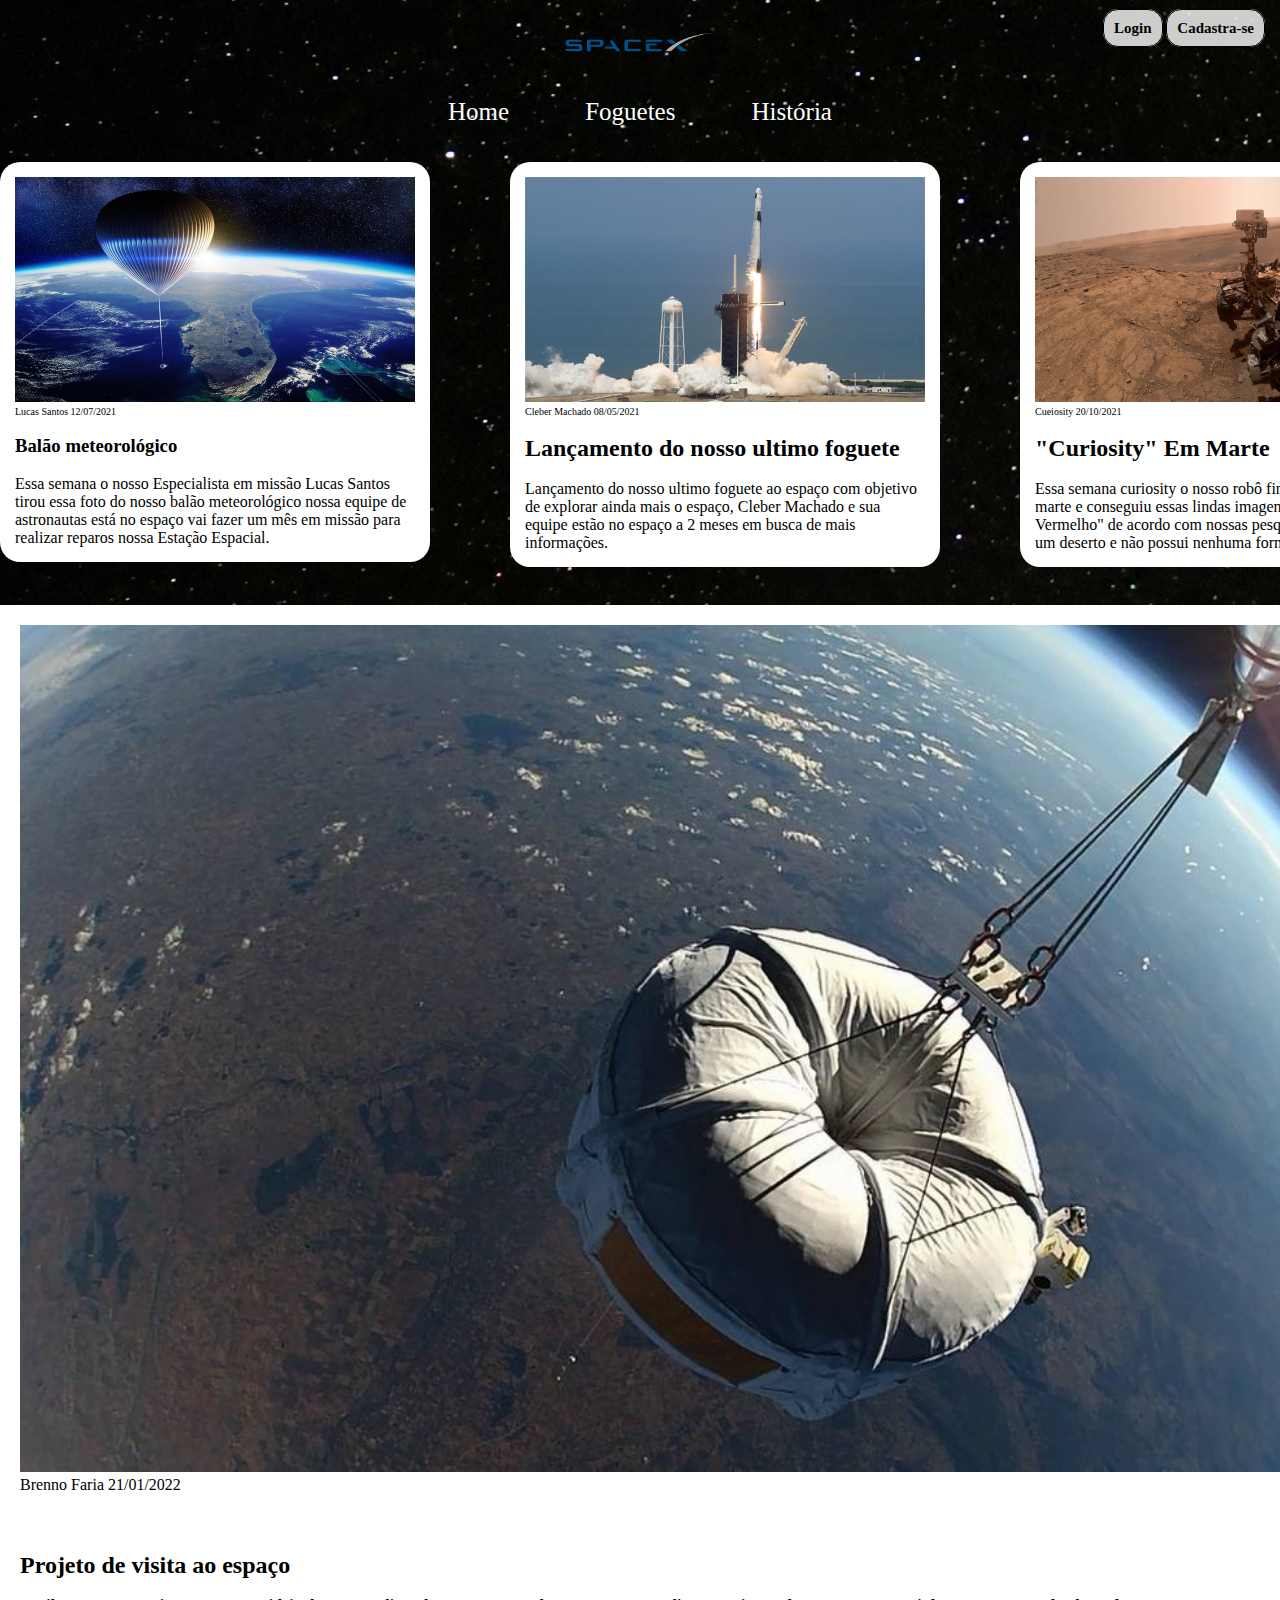
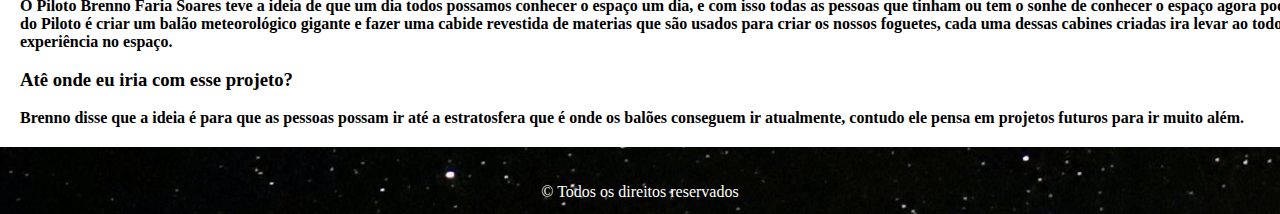
<file: index.html>
<!DOCTYPE html>
<html lang="pt-br">
<head>
    <meta charset="UTF-8">
    <meta http-equiv="X-UA-Compatible" content="IE=edge">
    <meta name="viewport" content="width=device-width, initial-scale=1.0">
    <title>Home-SpaceX</title>
    <link rel="stylesheet" href="estilo.css">
</head>
<body>
    <div id="atalho">
        <a class="atalho" href="Login.html">Login</a>
        <a class="atalho" href="cadastro.html">Cadastra-se</a>
    </div>
    <div id="logo">
        <a href="/"><img src="imagens/logo.png" alt=""></a>
    </div>
    <div id="corpo">
        <div id="nav">
            <ul>
                <li><a href="/">Home</a></li>
                <li><a href="foguetes.html">Foguetes</a></li>
                <li><a href="Histoira.html">História</a></li>
            </ul>
        </div>
        <div id="area-postagem">
            <div id="coluna1">
                <a href="">
                    <div class="noticia">
                            <img width="400px" src="imagens/balão.jpg" alt="">
                            <span>Lucas Santos 12/07/2021</span>
                        <div>
                            <br>
                            <H3>Balão meteorológico</H3><br>
                            <p>Essa semana o nosso Especialista em missão Lucas Santos tirou essa foto do nosso balão meteorológico
                                nossa equipe de astronautas está no espaço vai fazer um mês em missão para realizar reparos nossa Estação Espacial.</p>
                        </div>
                    </div>
                </a>
            </div>
            <div id="coluna2">
                <div id="primaria">
                    <a href="">
                        <div class="noticia">
                                <img width="400px" height="225" src="imagens/lançamento.jpg" alt="">
                                <span>Cleber Machado 08/05/2021</span>
                            <div>
                                <br>
                                <H2>Lançamento do nosso ultimo foguete</H2><br>
                                <p>Lançamento do nosso ultimo foguete ao espaço com objetivo de explorar ainda mais o espaço,
                                    Cleber Machado e sua equipe estão no espaço a 2 meses  em busca de  mais informações.</p>
                            </div>
                        </div>
                    </a>
                </div>
                <div id="secundaria">
                    <a href="">
                        <div class="noticia">
                                <img width="400px" src="imagens/marte.jpg" alt="">
                                <span>Cueiosity 20/10/2021</span>
                            <div>
                                <br>
                                <H2>"Curiosity" Em Marte</H2><br>
                                <p>Essa semana curiosity o nosso robô finalmente chegou em marte e conseguiu essas lindas imagens do "planeta Vermelho"
                                    de acordo com nossas pesquisas marte é identico a um deserto e não possui nenhuma forma de vida.</p>
                            </div>
                        </div>
                    </a>
                </div>
            </div>
        </div>
        <div id="parte-grande">
                <a href="">
                    <div id="area">
                        <img width="1410" src="imagens/New.jpg" alt=""><br>
                        <span>Brenno Faria 21/01/2022</span>
                    </div>
                    <br>
                    <div id="info">
                        <h2>Projeto de visita ao espaço</h2><br>
                        <p>O Piloto Brenno Faria Soares teve a ideia de que um dia todos possamos conhecer o espaço um dia, e com isso todas as pessoas que tinham ou tem o sonhe de conhecer o espaço agora podem realiza-lo,
                            a ideia do Piloto é criar um balão meteorológico gigante e fazer uma cabide revestida de materias que são usados para criar os nossos foguetes, cada uma dessas cabines criadas ira levar ao todo 5 pessoas,
                            para uma experiência no espaço.</p><br>
                            <h3>Atê onde eu iria com esse projeto?</h3><br>
                            <p>Brenno disse que a ideia é para que as pessoas possam ir até a estratosfera que é onde os balões conseguem ir atualmente, contudo ele pensa em projetos futuros para ir muito além.</p>
                    </div>
                </a>
        </div><br><br>
        <div id="rodape">
            <span>© Todos os direitos reservados</span>
        </div>
    </div>
</file>
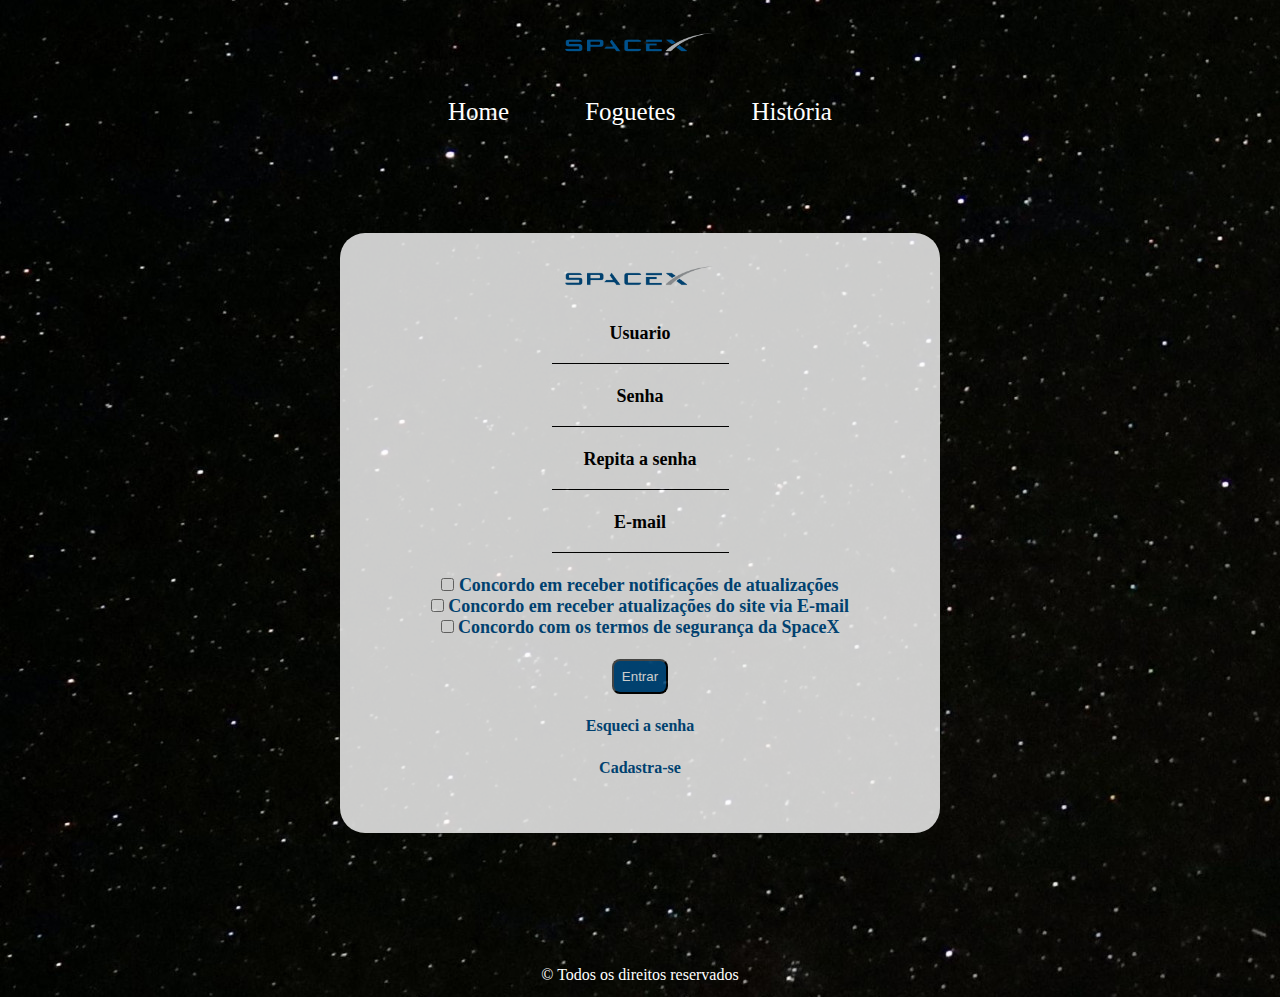
<file: cadastro.html>
<!DOCTYPE html>
<html lang="en">
<head>
  <meta charset="UTF-8">
  <meta http-equiv="X-UA-Compatible" content="IE=edge">
  <meta name="viewport" content="width=, initial-scale=1.0">
  <title>Cadastro</title>
<!DOCTYPE html>
<html lang="en">
<head>
    <meta charset="UTF-8">
    <meta http-equiv="X-UA-Compatible" content="IE=edge">
    <meta name="viewport" content="width=device-width, initial-scale=1.0">
    <title>Cadastro-SpaceX</title>
    <link rel="stylesheet" href="estilo.css">
</head>
<body>
    <div id="logo">
        <a href="/"><img width="150px" src="imagens/logo.png" alt=""></a>
    </div>
    <div id="corpo">
        <div id="nav">
            <ul>
                <li><a href="/">Home</a></li>
                <li><a href="foguetes.html">Foguetes</a></li>
                <li><a href="Histoira.html">História</a></li>
            </ul>
        </div>
        <div id="formulariocadastro">
            <img width="150px" src="imagens/logo.png" alt="">
            <form>
                <label for="name">Usuario</label><br>
                <input class="registro" type="text" id="name" autocomplete="off" required autofocus><br><br>
                <label for="senha">Senha</label><br>
                <input class="registro" type="password" id="senha" required autofocus><br><br>
                <label for="senha">Repita a senha</label><br>
                <input class="registro" type="password" id="senha" required autofocus><br><br>
                <label for="Email">E-mail</label><br>
                <input class="registro" type="email" id="email" required><br><br>
                <input id="primeira-caixa" type="checkbox"> 
                <label for="primeira-caixa"><span class="termos">Concordo em receber notificações de atualizações</span></label><br>
                <input id="segunda-caixa" type="checkbox">
                <label for="segunda-caixa"><span class="termos">Concordo em receber atualizações do site via E-mail</span></label><br>
                <input id="terceira-caixa" type="checkbox">
                <label for="terceira-caixa"><span class="termos">Concordo com os termos de segurança da SpaceX</span></label><br><br>
                <input id="button" type="button" value="Entrar"><br> <br>
            </form>
            <a href="">Esqueci a senha</a><br><br>
            <a href="cadastro.html">Cadastra-se</a>
        </div><br><br>

        <div id="rodape">
            <span>© Todos os direitos reservados</span>
        </div>

    </div>
</body>
</html>
</file>
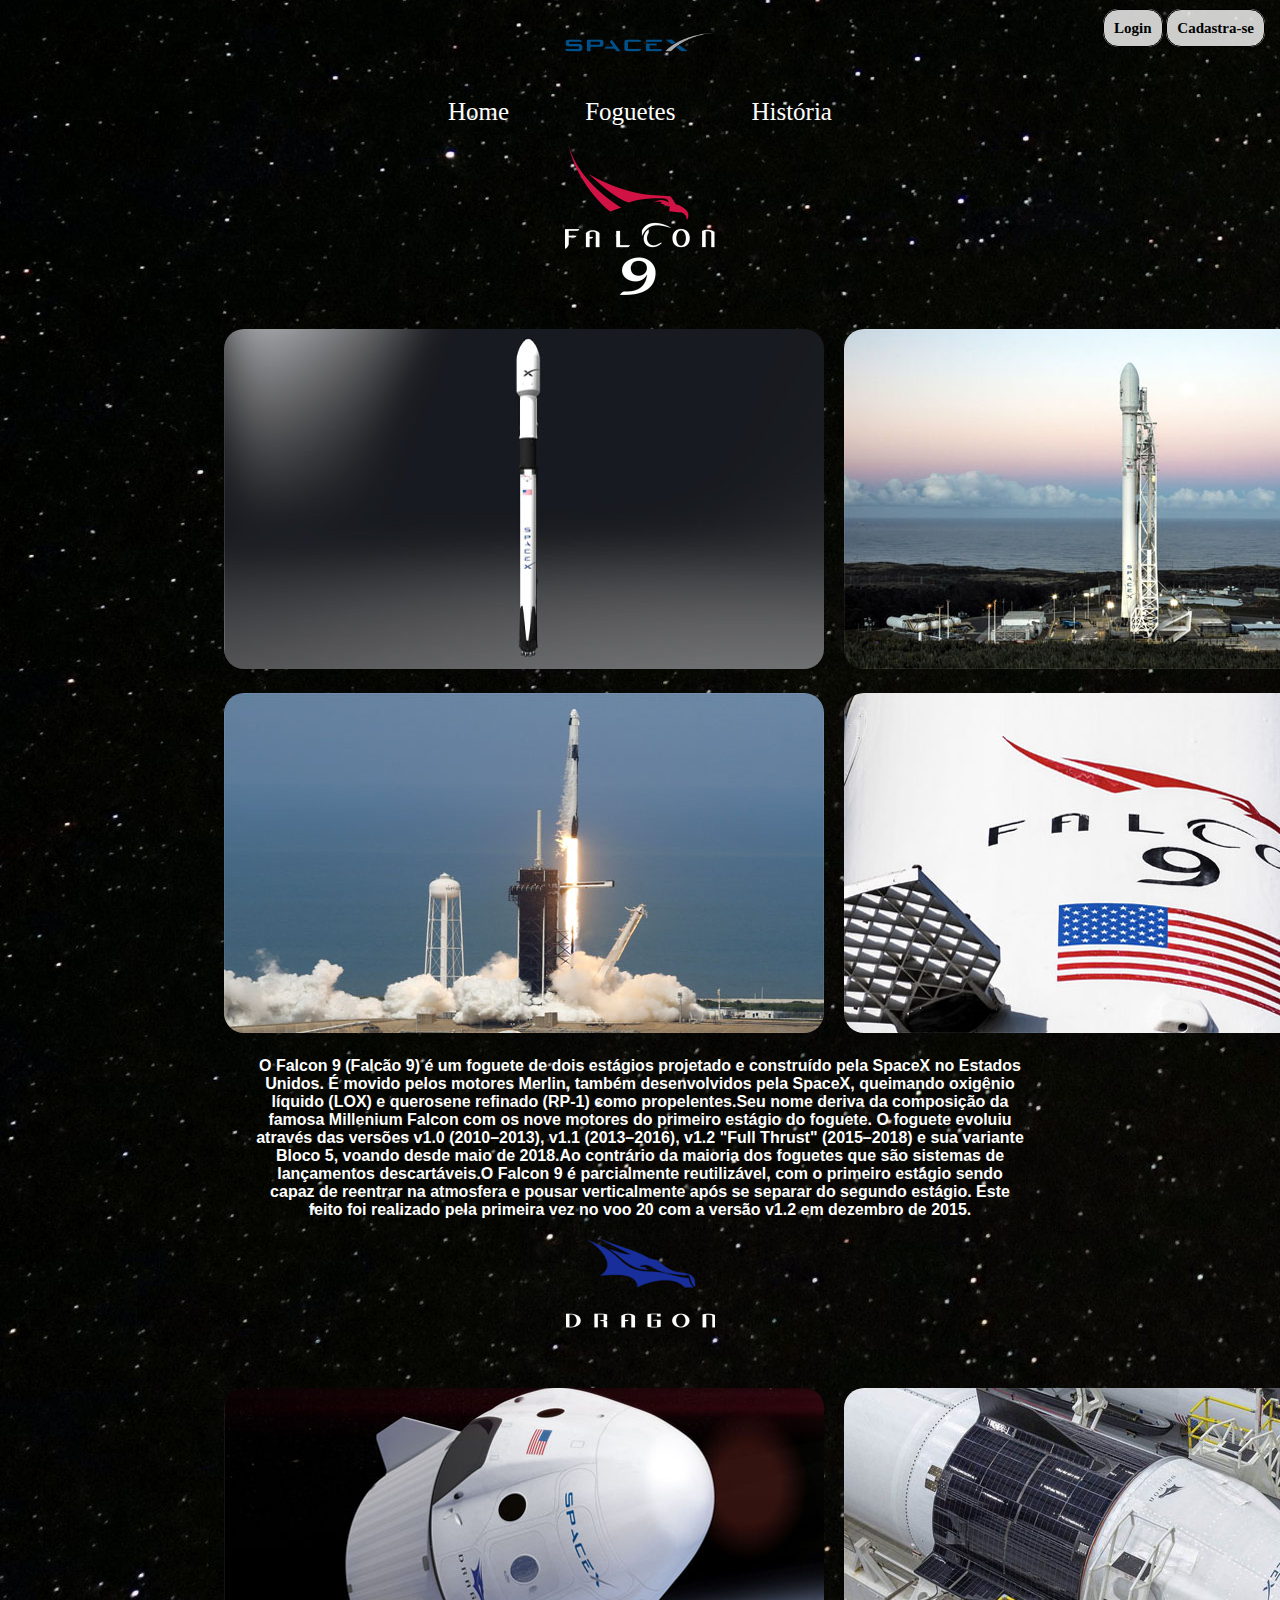
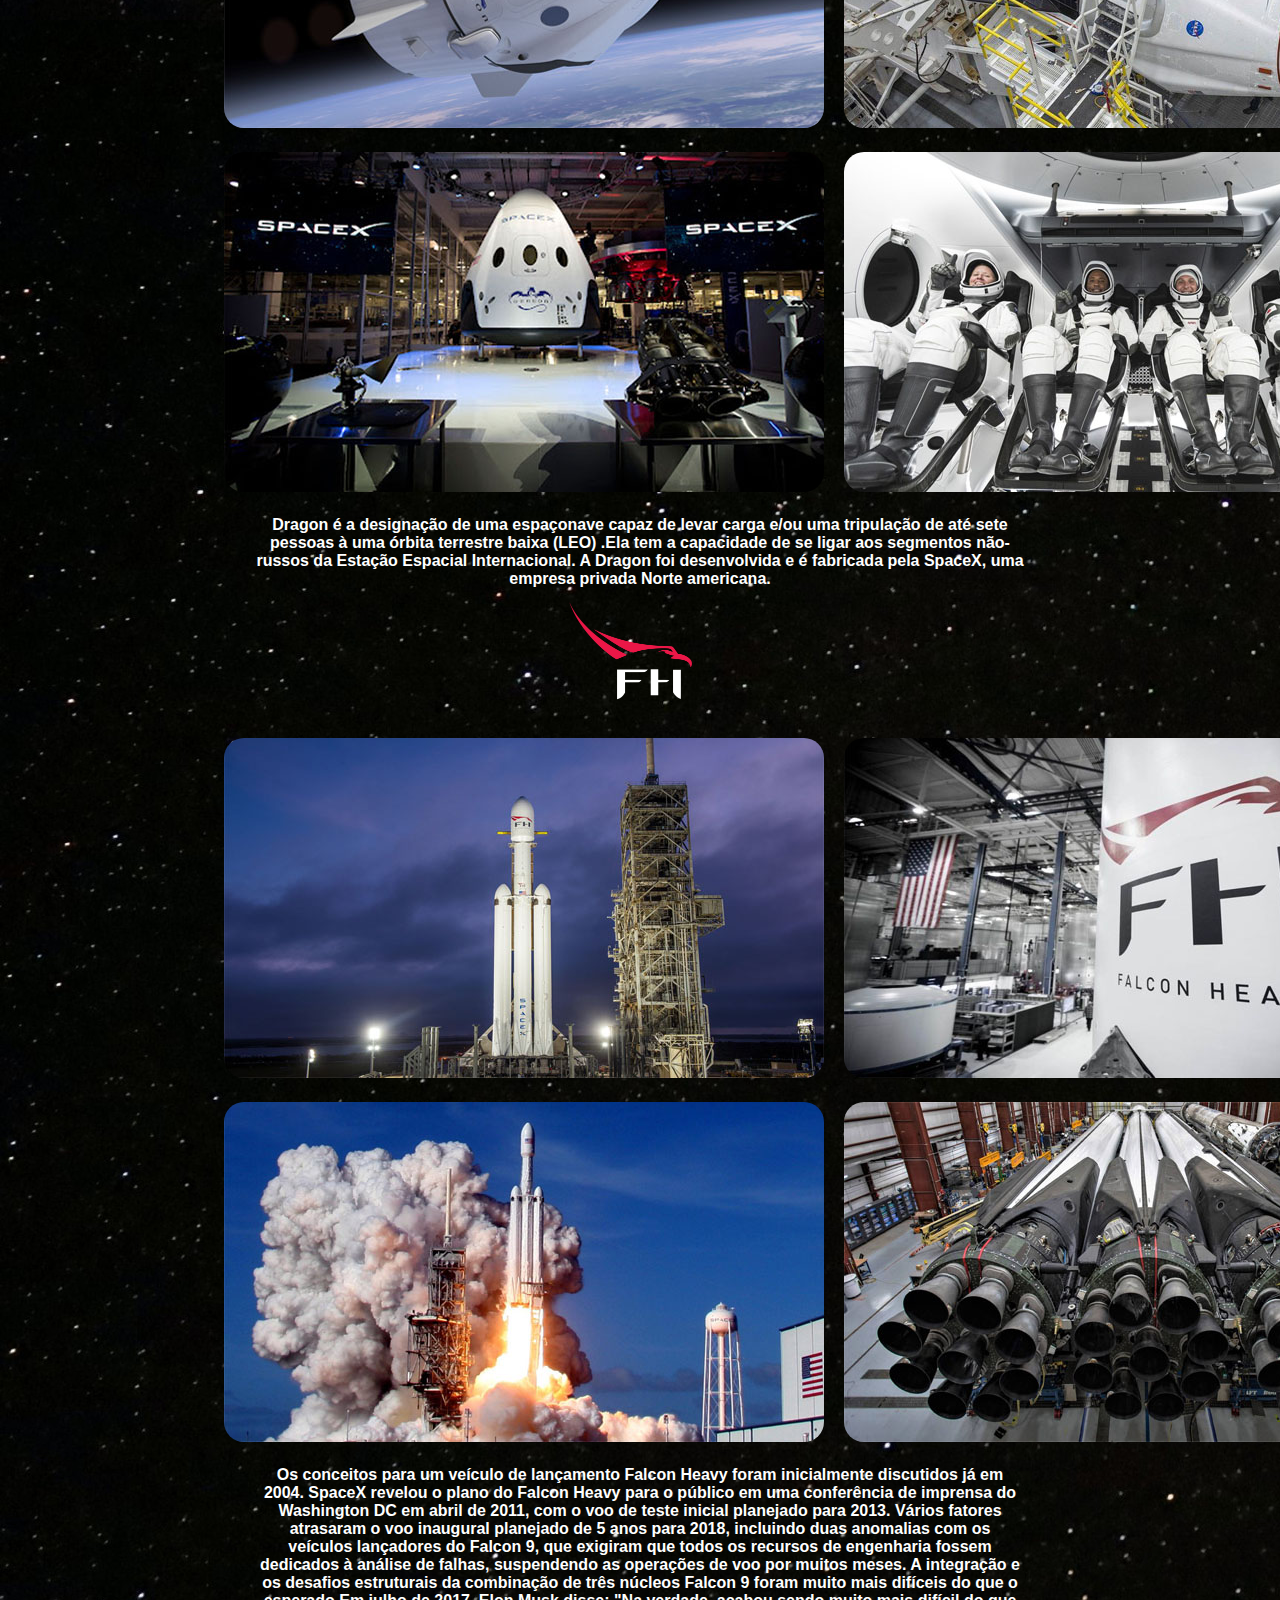
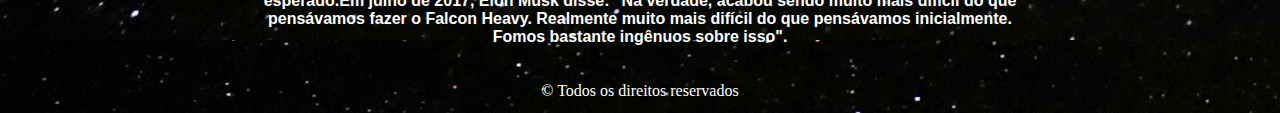
<file: foguetes.html>
<!DOCTYPE html>
<html lang="en">
<head>
    <meta charset="UTF-8">
    <meta http-equiv="X-UA-Compatible" content="IE=edge">
    <meta name="viewport" content="width=device-width, initial-scale=1.0">
    <title>Foguetes</title>
    <link rel="stylesheet" href="estilo.css">
</head>
<body>
    <div id="atalho">
        <a class="atalho" href="Login.html">Login</a>
        <a class="atalho" href="cadastro.html">Cadastra-se</a>
    </div>
    <div id="logo">
        <a href="/"><img src="imagens/logo.png" alt=""></a>
    </div>
    <div id="corpo">
        <div id="nav">
            <ul>
                    <li><a href="/">Home</a></li>
                    <li><a href="foguetes.html">Foguetes</a></li>
                    <li><a href="Histoira.html">História</a></li>
            </ul>
        </div>
        <div class="logofoguetes">
            <img src="imagens/falconF9.png" alt="">
        </div>
        <div id="caixas">

            <div class="caixa" id="caixa1">
                <img src="imagens/Falcon 9 modelo.jpg" alt="">
            </div>
            <div class="caixa" id="caixa2">
                <img src="imagens/falcon 9.jpg" alt="">
            </div>
            <div class="caixa" id="caixa3">
                <img src="imagens/lançamento.jpg" alt="">
            </div>
            <div class="caixa" id="caixa4">
                <img src="imagens/logo falcon.jpg" alt="">
            </div>
        </div>
        <div class="sobrefoguete">
            <p>O Falcon 9 (Falcão 9) é um foguete de dois estágios projetado e construído pela SpaceX no Estados Unidos. É movido pelos motores Merlin, também desenvolvidos pela SpaceX, queimando oxigênio líquido (LOX) e querosene refinado (RP-1) como propelentes.Seu nome deriva da composição da famosa Millenium Falcon com os nove motores do primeiro estágio do foguete.
             O foguete evoluiu através das versões v1.0 (2010–2013), v1.1 (2013–2016), v1.2 "Full Thrust" (2015–2018) e sua variante Bloco 5, voando desde maio de 2018.Ao contrário da maioria dos foguetes que são sistemas de lançamentos descartáveis.O Falcon 9 é parcialmente reutilizável, com o primeiro estágio sendo capaz de reentrar na atmosfera e pousar verticalmente após se separar do segundo estágio. Este feito foi realizado pela primeira vez no voo 20 com a versão v1.2 em dezembro de 2015.
            </p>
        </div>

        <div class="logofoguetes">
            <img src="imagens/Dragon.png" alt="">
        </div>
        <div id="caixas">

            <div class="caixa" id="caixa1">
                <img src="imagens/Dragonspace.jpg" alt="">
            </div>
            <div class="caixa" id="caixa2">
                <img src="imagens/FogueteDragon.jpg" alt="">
            </div>
            <div class="caixa" id="caixa3">
                <img src="imagens/MostruárioDragon.jpg" alt="">
            </div>
            <div class="caixa" id="caixa4">
                <img src="imagens/equipe.jpg" alt="">
            </div>
        </div>
        <div class="sobrefoguete">
            <p>Dragon é a designação de uma espaçonave capaz de levar carga e/ou uma tripulação de até sete pessoas à uma órbita terrestre baixa (LEO)
                .Ela tem a capacidade de se ligar aos segmentos não-russos da Estação Espacial Internacional. A Dragon foi desenvolvida e é fabricada pela SpaceX, uma empresa privada Norte americana.
            </p>
        </div>

        <div class="logofoguetes">
            <img src="imagens/logo heavy.png" alt="">
        </div>
        <div id="caixas">

            <div class="caixa" id="caixa1">
                <img src="imagens/Falcon-Heavy-Base.jpg" alt="">
            </div>
            <div class="caixa" id="caixa2">
                <img src="imagens/Falcon-Heavy-logo.jpg" alt="">
            </div>
            <div class="caixa" id="caixa3">
                <img src="imagens/lançamento-falcon-heavy.jpg" alt="">
            </div>
            <div class="caixa" id="caixa4">
                <img src="imagens/motores-flacon-heavy.jpg" alt="">
            </div>
        </div>
        <div class="sobrefoguete">
            <p>
                Os conceitos para um veículo de lançamento Falcon Heavy foram inicialmente discutidos já em 2004. SpaceX revelou o plano do Falcon Heavy para o público em uma conferência de imprensa do Washington DC em abril de 2011, com o voo de teste inicial planejado para 2013.
                Vários fatores atrasaram o voo inaugural planejado de 5 anos para 2018, incluindo duas anomalias com os veículos lançadores do Falcon 9, que exigiram que todos os recursos de engenharia fossem dedicados à análise de falhas, suspendendo as operações de voo por muitos meses. A integração e os desafios estruturais da combinação de três núcleos Falcon 9 foram muito mais difíceis do que o esperado.Em julho de 2017, 
                Elon Musk disse: "Na verdade, acabou sendo muito mais difícil do que pensávamos fazer o Falcon Heavy. Realmente muito mais difícil do que pensávamos inicialmente. Fomos bastante ingênuos sobre isso".
            </p>
        </div><br><br>

        <div id="rodape">
            <span>© Todos os direitos reservados</span>
        </div>

    </div>

        
</body>
</html>
</file>
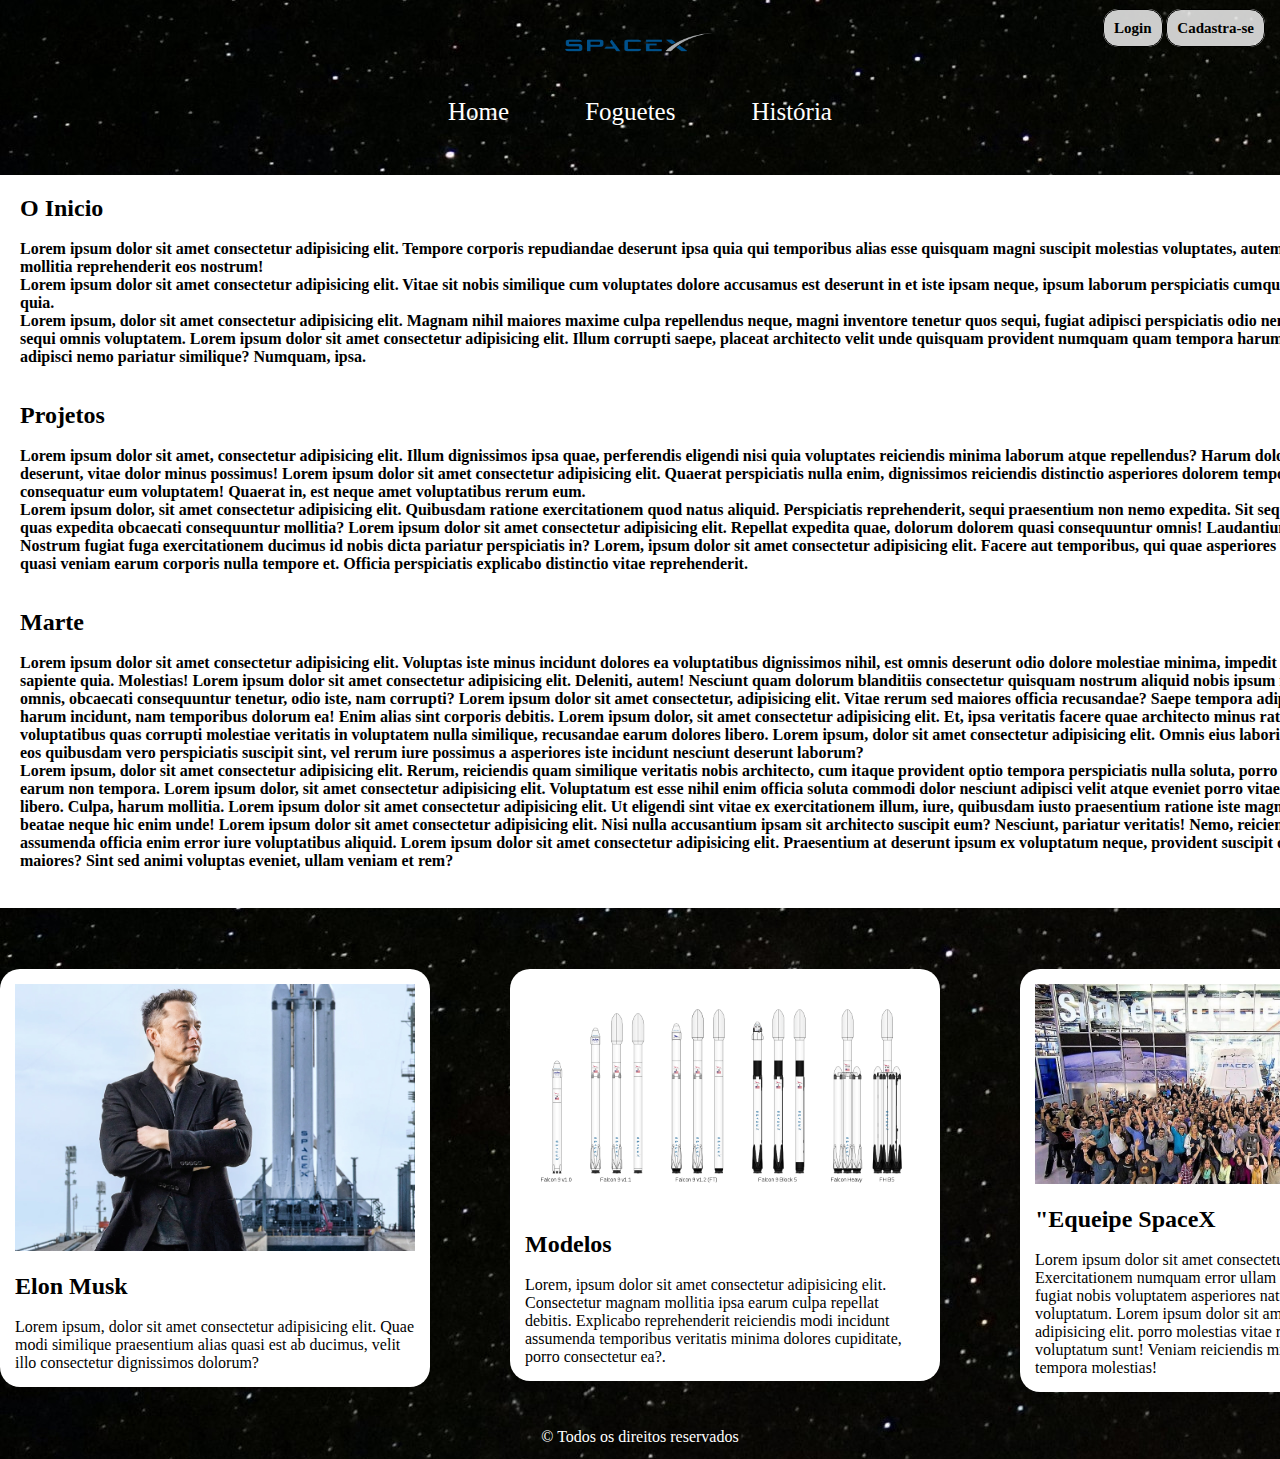
<file: Histoira.html>
<!DOCTYPE html>
<html lang="en">
<head>
    <meta charset="UTF-8">
    <meta http-equiv="X-UA-Compatible" content="IE=edge">
    <meta name="viewport" content="width=device-width, initial-scale=1.0">
    <title>Historia-SpaceX</title>
    <link rel="stylesheet" href="estilo.css">
</head>
<body>
        <div id="atalho">
        <a class="atalho" href="Login.html">Login</a>
        <a class="atalho" href="cadastro.html">Cadastra-se</a>
    </div>
    <div id="logo">
        <a href="/"><img src="imagens/logo.png" alt=""></a>
    </div>
    <div id="corpo">
        <div id="nav">
            <ul>
                <li><a href="/">Home</a></li>
                <li><a href="foguetes.html">Foguetes</a></li>
                <li><a href="">História</a></li>
            </ul>
        </div>
        <div id="parte-grande">
                <a href="">
                    <div id="info">
                        <h2>O Inicio</h2><br>
                        <p>Lorem ipsum dolor sit amet consectetur adipisicing elit. Tempore corporis repudiandae deserunt ipsa quia qui temporibus alias esse quisquam magni suscipit molestias voluptates, autem, facere animi mollitia reprehenderit eos nostrum!</p>
                        <p>Lorem ipsum dolor sit amet consectetur adipisicing elit. Vitae sit nobis similique cum voluptates dolore accusamus est deserunt in et iste ipsam neque, ipsum laborum perspiciatis cumque sapiente nesciunt quia.</p>
                        <p>Lorem ipsum, dolor sit amet consectetur adipisicing elit. Magnam nihil maiores maxime culpa repellendus neque, magni inventore tenetur quos sequi, fugiat adipisci perspiciatis odio nemo vitae? Aspernatur sequi omnis voluptatem.
                         Lorem ipsum dolor sit amet consectetur adipisicing elit. Illum corrupti saepe, placeat architecto velit unde quisquam provident numquam quam tempora harum magnam alias? Illo adipisci nemo pariatur similique? Numquam, ipsa.   
                        </p><br><br>
                        <h2>Projetos</h2><br>
                        <p>Lorem ipsum dolor sit amet, consectetur adipisicing elit. Illum dignissimos ipsa quae, perferendis eligendi nisi quia voluptates reiciendis minima laborum atque repellendus? Harum dolore similique deserunt, vitae dolor minus possimus!
                        Lorem ipsum dolor sit amet consectetur adipisicing elit. Quaerat perspiciatis nulla enim, dignissimos reiciendis distinctio asperiores dolorem temporibus vero consequatur eum voluptatem! Quaerat in, est neque amet voluptatibus rerum eum.
                        </p>
                        <p>Lorem ipsum dolor, sit amet consectetur adipisicing elit. Quibusdam ratione exercitationem quod natus aliquid. Perspiciatis reprehenderit, sequi praesentium non nemo expedita. Sit sequi ullam architecto quas expedita obcaecati consequuntur mollitia?
                            Lorem ipsum dolor sit amet consectetur adipisicing elit. Repellat expedita quae, dolorum dolorem quasi consequuntur omnis! Laudantium, animi assumenda. Nostrum fugiat fuga exercitationem ducimus id nobis dicta pariatur perspiciatis in?
                            Lorem, ipsum dolor sit amet consectetur adipisicing elit. Facere aut temporibus, qui quae asperiores eos maxime rerum quasi veniam earum corporis nulla tempore et. Officia perspiciatis explicabo distinctio vitae reprehenderit.
                        </p><br><br>
                        <h2>Marte</h2><br>
                        <p>Lorem ipsum dolor sit amet consectetur adipisicing elit. Voluptas iste minus incidunt dolores ea voluptatibus dignissimos nihil, est omnis deserunt odio dolore molestiae minima, impedit eius repudiandae sapiente quia. Molestias!
                            Lorem ipsum dolor sit amet consectetur adipisicing elit. Deleniti, autem! Nesciunt quam dolorum blanditiis consectetur quisquam nostrum aliquid nobis ipsum modi perferendis omnis, obcaecati consequuntur tenetur, odio iste, nam corrupti?
                            Lorem ipsum dolor sit amet consectetur, adipisicing elit. Vitae rerum sed maiores officia recusandae? Saepe tempora adipisci placeat minus harum incidunt, nam temporibus dolorum ea! Enim alias sint corporis debitis.
                            Lorem ipsum dolor, sit amet consectetur adipisicing elit. Et, ipsa veritatis facere quae architecto minus ratione! Eum voluptatibus quas corrupti molestiae veritatis in voluptatem nulla similique, recusandae earum dolores libero.
                            Lorem ipsum, dolor sit amet consectetur adipisicing elit. Omnis eius laboriosam cupiditate quas, eos quibusdam vero perspiciatis suscipit sint, vel rerum iure possimus a asperiores iste incidunt nesciunt deserunt laborum?</p>
                        <p>Lorem ipsum, dolor sit amet consectetur adipisicing elit. Rerum, reiciendis quam similique veritatis nobis architecto, cum itaque provident optio tempora perspiciatis nulla soluta, porro et? Veritatis nihil earum non tempora.
                            Lorem ipsum dolor, sit amet consectetur adipisicing elit. Voluptatum est esse nihil enim officia soluta commodi dolor nesciunt adipisci velit atque eveniet porro vitae, neque, voluptate libero. Culpa, harum mollitia.
                            Lorem ipsum dolor sit amet consectetur adipisicing elit. Ut eligendi sint vitae ex exercitationem illum, iure, quibusdam iusto praesentium ratione iste magni maxime, ea soluta beatae neque hic enim unde!
                            Lorem ipsum dolor sit amet consectetur adipisicing elit. Nisi nulla accusantium ipsam sit architecto suscipit eum? Nesciunt, pariatur veritatis! Nemo, reiciendis ad iusto assumenda officia enim error iure voluptatibus aliquid.
                            Lorem ipsum dolor sit amet consectetur adipisicing elit. Praesentium at deserunt ipsum ex voluptatum neque, provident suscipit debitis culpa atque maiores? Sint sed animi voluptas eveniet, ullam veniam et rem?
                        </p><br>
                        
                        
                    </div>
                </a>
        </div><br><br>
        <div id="area-postagem">
            <div id="coluna1">
                <a href="">
                    <div class="noticia">
                            <img width="400px" src="imagens/Elon-Musk.jpg" alt="">
                        <div>
                            <br>
                            <H2>Elon Musk</H2><br>
                            <p>Lorem ipsum, dolor sit amet consectetur adipisicing elit.
                                Quae modi similique praesentium alias quasi est ab ducimus, velit illo consectetur dignissimos dolorum?</p>
                        </div>
                    </div>
                </a>
            </div>
            <div id="coluna2">
                <div id="primaria">
                    <a href="">
                        <div class="noticia">
                                <img width="400px" height="225" src="imagens/modelos.png" alt="">
                            <div>
                                <br>
                                <H2>Modelos</H2><br>
                                <p>Lorem, ipsum dolor sit amet consectetur adipisicing elit. Consectetur magnam mollitia ipsa earum culpa repellat debitis.
                                    Explicabo reprehenderit reiciendis modi incidunt assumenda temporibus veritatis minima dolores cupiditate, porro consectetur ea?.</p>
                            </div>
                        </div>
                    </a>
                </div>
                <div id="secundaria">
                    <a href="">
                        <div class="noticia">
                                <img width="400px" src="imagens/equipe-spacex.jpg" alt="">
                            <div>
                                <br>
                                <H2>"Equeipe SpaceX</H2><br>
                                <p>Lorem ipsum dolor sit amet consectetur adipisicing elit.
                                    Exercitationem numquam error ullam commodi deserunt fugiat nobis voluptatem asperiores natus provident voluptatum. Lorem ipsum dolor sit amet consectetur, adipisicing elit.
                                    porro molestias vitae ratione recusandae voluptatum sunt! Veniam reiciendis minima nisi, illum tempora molestias!</p>
                            </div>
                        </div>
                    </a>
                </div>
            </div>
        </div><br><br>
        <div id="rodape">
            <span>© Todos os direitos reservados</span>
        </div>
    </div>
</body>
</html>
</file>
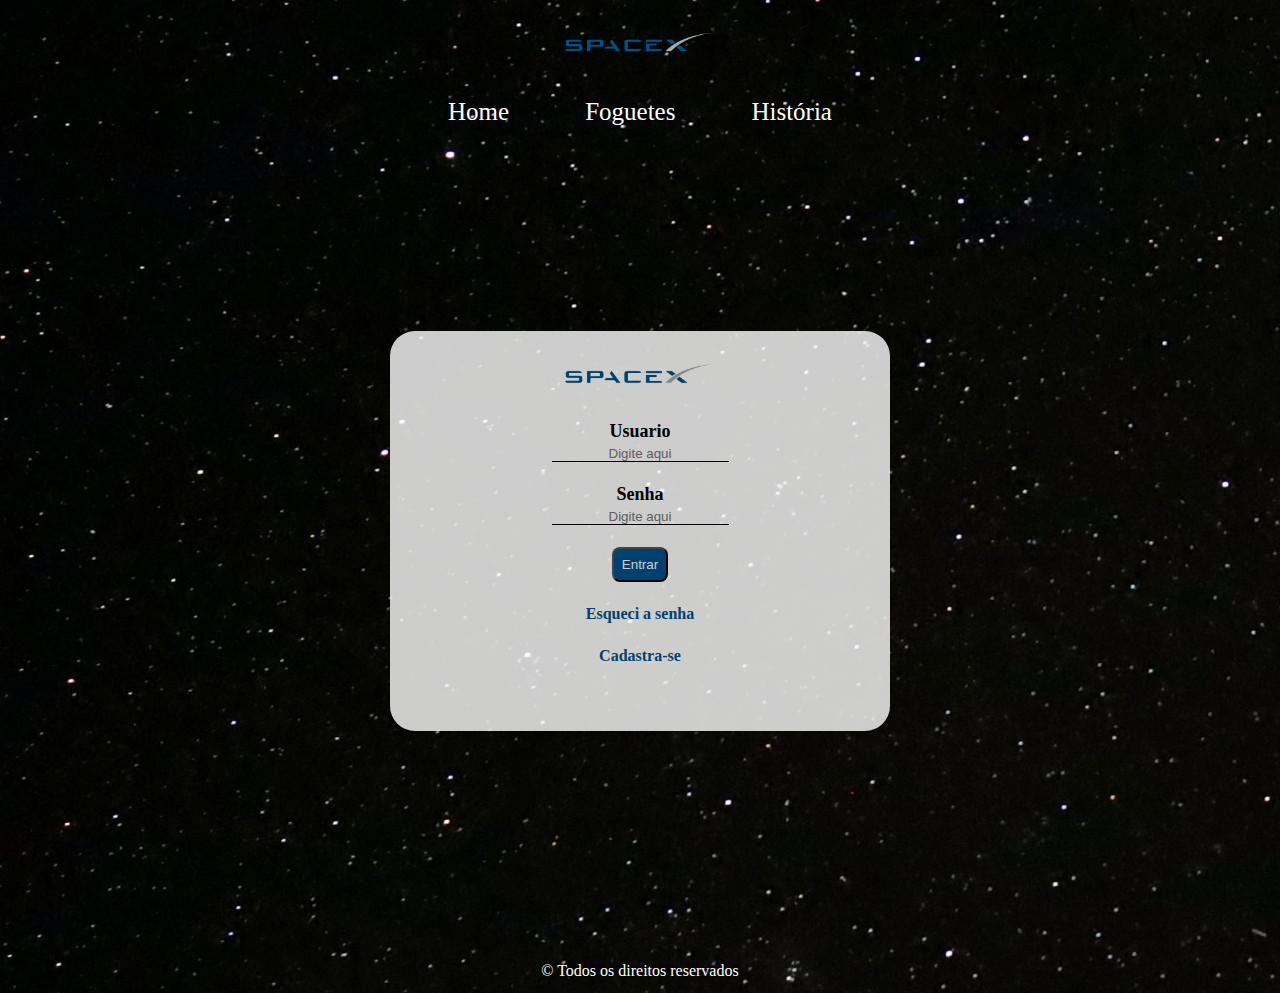
<file: Login.html>
<!DOCTYPE html>
<html lang="en">
<head>
  <meta charset="UTF-8">
  <meta http-equiv="X-UA-Compatible" content="IE=edge">
  <meta name="viewport" content="width=, initial-scale=1.0">
  <title>Login</title>
<!DOCTYPE html>
<html lang="en">
<head>
    <meta charset="UTF-8">
    <meta http-equiv="X-UA-Compatible" content="IE=edge">
    <meta name="viewport" content="width=device-width, initial-scale=1.0">
    <title>Login-SpaceX</title>
    <link rel="stylesheet" href="estilo.css">
</head>
<body>
    <div id="logo">
        <a href="/"><img width="150px" src="imagens/logo.png" alt=""></a>
    </div>
    <div id="corpo">
        <div id="nav">
            <ul>
                <li><a href="/">Home</a></li>
                <li><a href="foguetes.html">Foguetes</a></li>
                <li><a href="Histoira.html">História</a></li>
            </ul>
        </div>
        <div id="formulario">
                <img width="150px" src="imagens/logo.png" alt="">
            <form>
                <label for="name">Usuario</label><br>
                <input class="registro" type="text" id="name" autocomplete="off" required autofocus placeholder="Digite aqui"><br><br>
                <label for="senha">Senha</label><br>
                <input class="registro" type="password" id="senha" required autofocus placeholder="Digite aqui"><br><br>
                <input id="button" type="button" value="Entrar"><br> <br>
            </form>
            <a href="">Esqueci a senha</a><br><br>
            <a href="cadastro.html">Cadastra-se</a>
        </div><br><br>

        <div id="rodape">
            <span>© Todos os direitos reservados</span>
        </div>

    </div>
</body>
</html>
</file>
<file: estilo.css>
*{
  margin: 0;
  padding: 0;
}

body {
  background-color: black;
  transition: 1s;
  background-image: url(imagens/fundo.jpg);
}

#logo{
  text-align: center;
}

#logo img {
  width: 150px;
}

#nav {
  text-align: center;
  margin: 0 auto;
  padding: 10px;
  font-family: Cambria, Cochin, Georgia, Times, 'Times New Roman', serif;
}

#nav li{
  display: inline;
  padding: 6px;
  font-size: 25px; 
  margin: 0 10px;
}

#nav a{
  color: white;
  text-decoration: none;
  padding: 20px;
  border-radius: 10px;
}

#nav a:hover{
  background-color: rgba(95, 95, 95, 0.418);
  color: white;
  transition: 1s;
}

/* Home do Site */
#atalho {
	position: absolute;	
	right: 0;
	margin: 20px 15px 0px 0px;
	font-size: 15px;
	font-weight: bold;
	opacity: 0.8;
  min-width: auto;
  min-height: auto;

}

.atalho {
	border: 1px solid;
	background-color: white;
	color: black;
	padding: 10px;
	border-radius: 15px;
	text-decoration: none;
}

#atalho a:hover {
	background-color: rgb(0, 81, 139);
	color: white;
}

#area-postagem {
	width: 1450px;
	margin: 0 auto;
	margin-top: 2%;
    overflow: auto;
}

#coluna1 {
	float: left;
	width: 430px;
}

#coluna1 a {
	text-decoration: none;
	color: black;
}

.noticia {
	width: 430px;
	background-color: rgb(255, 255, 255);
	padding: 15px;
	box-sizing: border-box;
	border-radius: 20px;
}

.noticia:hover {
	background-color: rgb(235, 235, 235);

}

.noticia span{
	font-size: 10px;
	display: block;
}

#coluna2 {
	float: right;
	width: 940px;
}

#coluna2 a {
  text-decoration: none;
  color: black;
}

#primaria {
	float: left;
	margin-right: 50px;
}

#secundaria {
	float: right;
}

#parte-grande {
    width: 1450px;
    clear: both;
    margin: 0 auto;
    background-color:white;
    margin-top: 3%;
}

#parte-grande p{
    font-weight: bold;

}

#parte-grande:hover{
    background-color: rgb(235, 235, 235);   

}

#area{
    padding: 20px;

}

#info {
    padding: 20px;

}

#parte-grande a {
    text-decoration: none;
    color: black;
}

#rodape {
    text-align: center;
    color: white;
    margin-bottom: 1%;
    
}

/* Foguetes */
#caixas {
  width: 65%;
  margin: 0 auto;
  margin-top: 20px;
  display: grid;
  gap: 20px;
  grid-template-columns: auto auto;
  grid-template-rows: auto auto;
  grid-template-areas:
  "cx1 cx2"
  "cx3 cx4";
  
}

.logofoguetes{
  text-align: center;
  padding: 10px;
}

.logofoguetes img{
  width: 150px;
}

.sobrefoguete p{
  margin: 0 auto;
  width: 60%;
  text-align: center;
  font-family: sans-serif;
  color: white;
  font-weight: bold;
  margin-top: 20px;
}

.caixa img {
  border-radius: 20px;
}

#caixa1{
  grid-area: cx1;

}

#caixa2{
  grid-area: cx2;

}

#caixa3{
  grid-area: cx3;
}

#caixa4{
  grid-area: cx4;
}

/* Historia SpaceX */




/* Área de Login */
#formulario {
  width: 500px;
  background-color: rgb(255, 255, 255);
  margin: 195px auto;
  height: 400px;
  border-radius: 25px;
  opacity: 0.8;
  text-align: center;
  transition: 1s;
  font-weight: bold;
  font-size: 18px;
  min-width: auto;
  min-height: auto;
}

#formulario:hover{
  opacity: 1;
  transition: 1s;
}

.registro{
  outline: none;
  border: none;
  border-bottom: 1px solid black ;
  text-align: center;
}

input{
  background: none;
}

#button{
  padding: 8px;
  background-color: rgb(0, 81, 139);
  color: white;
  cursor: pointer;
  border-radius: 8px;
}

#button:hover {
  background-color: black;
  color: white;
}

#formulario a{
  font-size: 16px;
  text-decoration: none;
  color: rgb(0, 81, 139); 
}

/* Cadastro */

#formulariocadastro {
  width: 600px;
  background-color: rgb(255, 255, 255);
  margin: 97px auto;
  height: 600px;
  border-radius: 25px;
  opacity: 0.8;
  text-align: center;
  transition: 1s;
  font-weight: bold;
  font-size: 18px;
}

#formulariocadastro p {
	font-weight: normal;
}

#formulariocadastro:hover{
  opacity: 1;
  transition: 1s;
}

#formulariocadastro a{
  font-size: 16px;
  text-decoration: none;
  color: rgb(0, 81, 139); 
}

span.termos {
	color:rgb(0, 81, 139);
	font-weight: bold;
}
</file>
